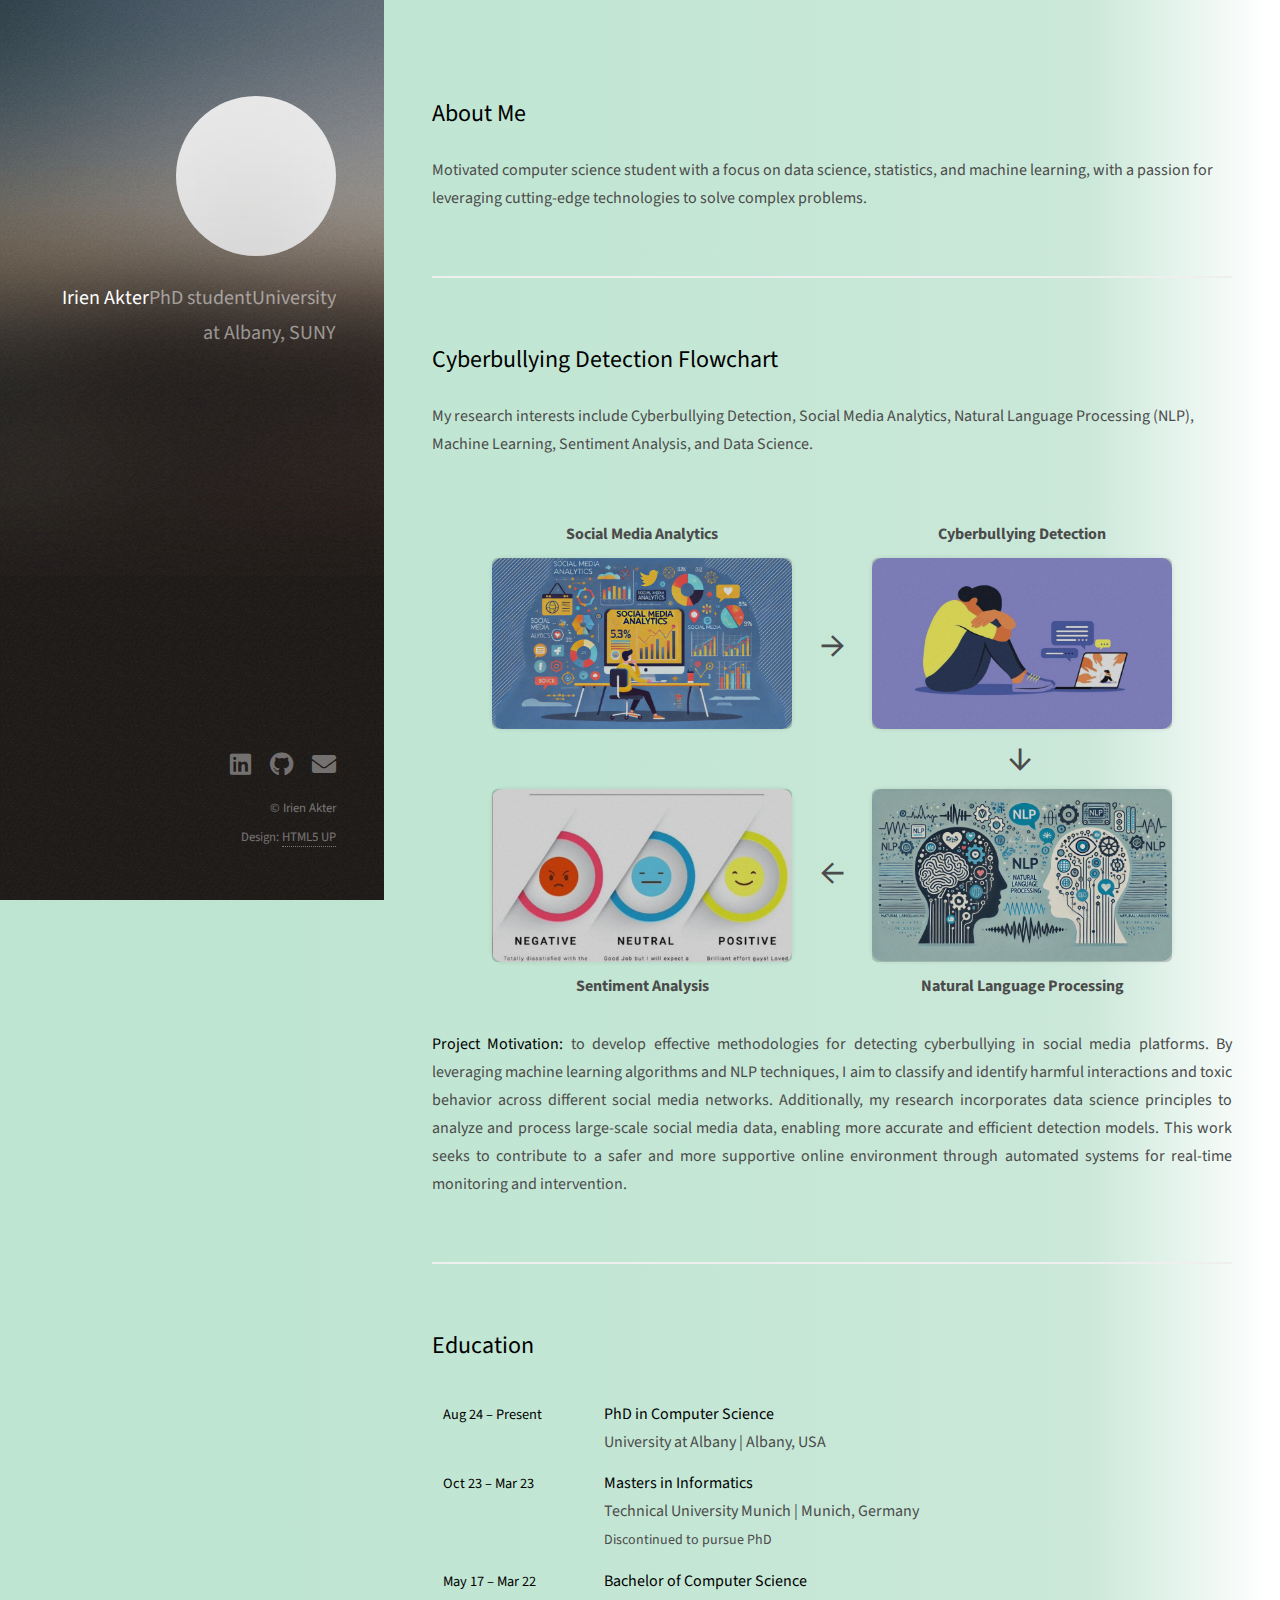
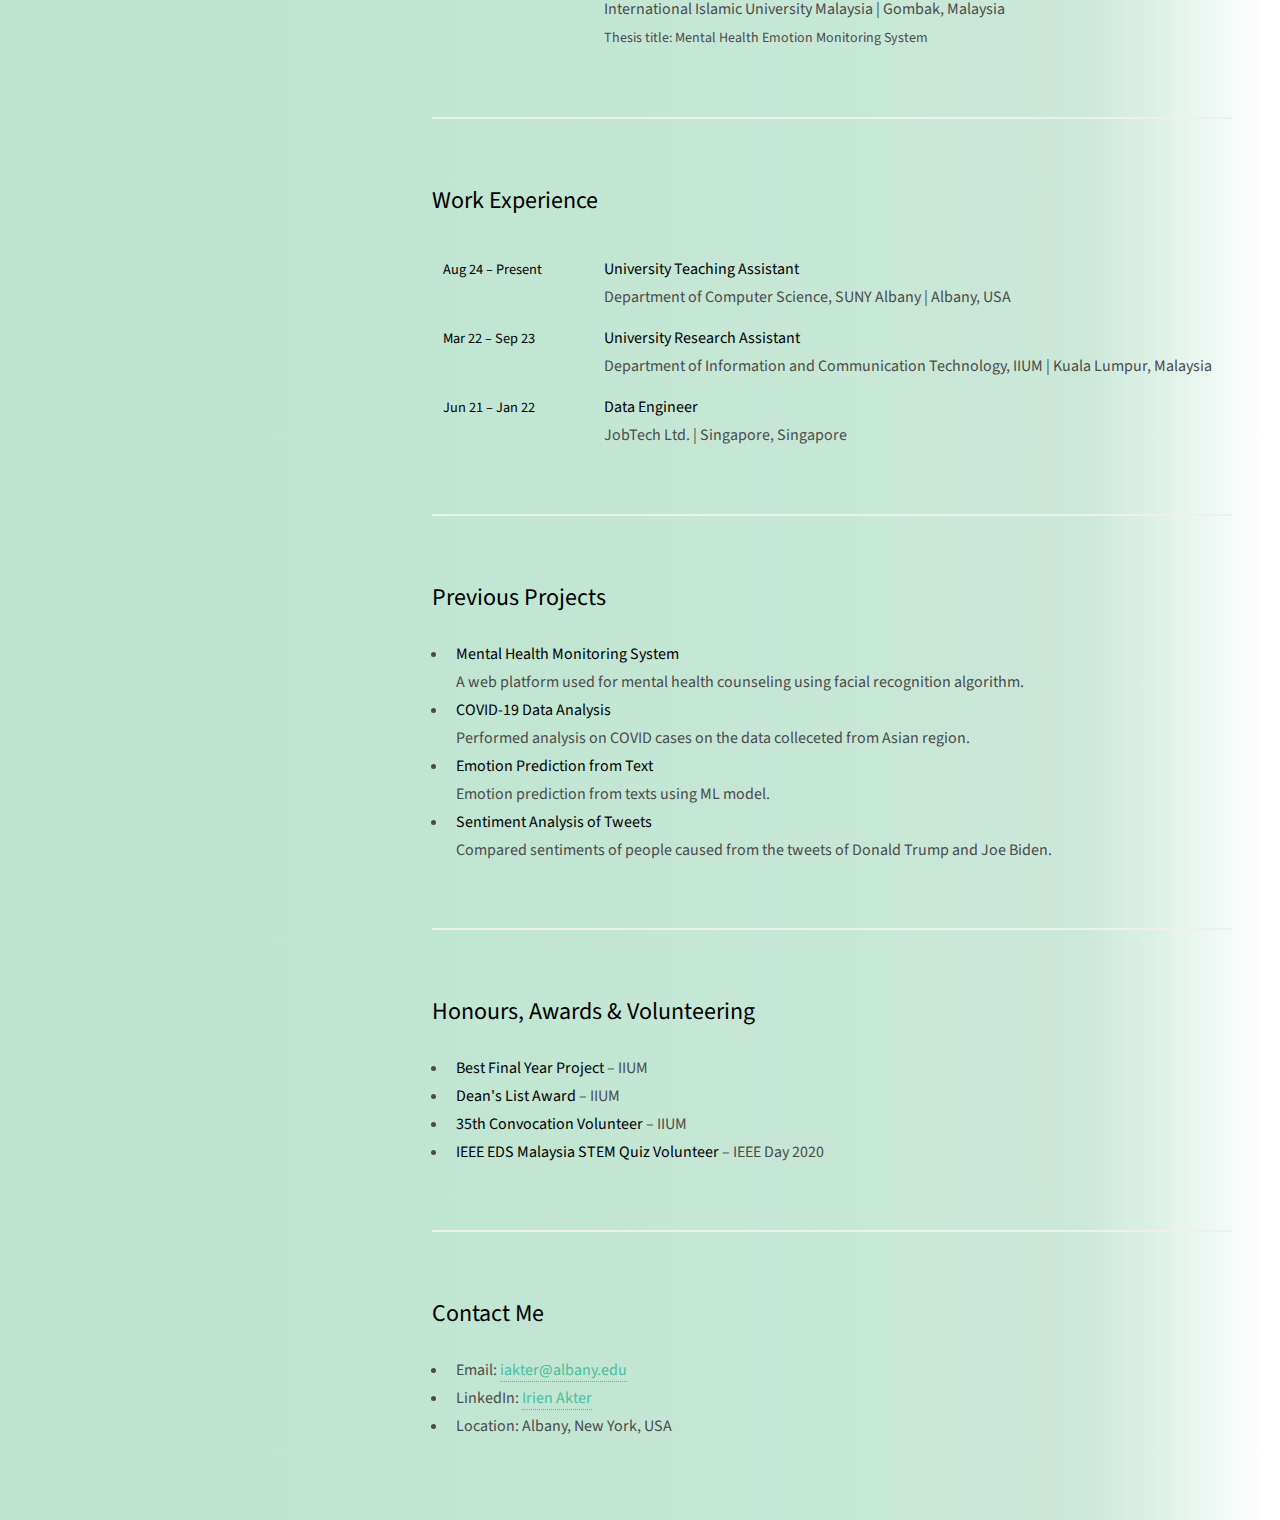
<file: index.html>
<!DOCTYPE HTML>
<html>
  <head>
    <style>
      table {
        border-collapse: collapse;
        width: 100%;
        font-size: 12px; /* Decreased font size */
      }
    
      th {
        text-align: left;
        vertical-align: top;
      }
    
      td {
        text-align: left;
        vertical-align: top;
      }
    
      /* Specific date column styling */
      .date-cell {
        width: 160px;
        padding-bottom: 1px;
        padding-right: 30px;
        white-space: nowrap;
      }
    
      /* Optional info cell class if needed for clarity */
      .info-cell {
        padding-bottom: 1px;
      }
    </style>
    
    

    <title>Irien Akter | Portfolio</title>
    <meta charset="utf-8" />
    <meta name="viewport" content="width=device-width, initial-scale=1, user-scalable=no" />
    <link rel="stylesheet" href="assets/css/main.css" />
  </head>
  <body class="is-preload">
    <!-- Header -->
    <header id="header">
      <div class="inner">
        <a  href="#" class="image avatar"><img src="images/avatar.jpg" alt="Irien Akter" /></a>
        <h1 ><strong>Irien Akter</strong><br>PhD student<br>University at Albany, SUNY</h1>
      </div>
    </header>

    <!-- Main -->
    <div id="main">

      <!-- About Me -->
      <section id="about">
        <h2>About Me</h2>
        <p>Motivated computer science student with a focus on data science, statistics, and machine learning, with a passion for leveraging cutting-edge technologies to solve complex problems.</p>
      </section>

      <section id="cyberbullying">
        <h2>Cyberbullying Detection Flowchart</h2>
        <p>My research interests include Cyberbullying Detection, Social Media Analytics, 
          Natural Language Processing (NLP), Machine Learning, Sentiment Analysis, and Data 
          Science.</p>
        <div class="diagram-grid">
          <!-- Titles -->
          <div class="title">Social Media Analytics</div>
          <div></div>
          <div class="title">Cyberbullying Detection</div>
          <div class="image"><img src="images/social_analytics.jpg" alt="Social Media"></div>
          <div class="arrow">→</div>
          <div class="image"><img src="images/step_cyberbullying.jpg" alt="Cyberbullying"></div>
          <div></div>
          <div></div>
          <div class="arrow up-down">→</div>
          <div class="image"><img src="images/step_sentiment.jpg" alt="Sentiment"></div>
          <div class="arrow left">→</div>
          <div class="image"><img src="images/step_nlp.jpg" alt="NLP"></div>
          <div class="title">Sentiment Analysis</div>
          <div></div>
          <div class="title">Natural Language Processing</div>
        </div>
        <p style="text-align: justify;"><b>Project Motivation:</b> to develop effective methodologies for detecting 
          cyberbullying in social media platforms. By leveraging machine learning algorithms 
          and NLP techniques, I aim to classify and identify harmful interactions and toxic 
          behavior across different social media networks. Additionally, my research incorporates 
          data science principles to analyze and process large-scale social media data, enabling 
          more accurate and efficient detection models. This work seeks to contribute to a safer 
          and more supportive online environment through automated systems for real-time 
          monitoring and intervention.</p>
      </section>
     

      <!-- Education -->
      <section id="education">
        <h2>Education</h2>
        <table>
          <tr>
            <th class="date-cell"> Aug 24 – Present</th>
            <td class="info-cell"><strong>PhD in Computer Science</strong>
            <br>University at Albany | Albany, USA
            </td>
          </tr>
          <tr>
            <th class="date-cell"> Oct 23 – Mar 23</th>
            <td class="info-cell"><strong>Masters in Informatics</strong>
              <br>Technical University Munich | Munich, Germany
              <br><span style="font-size: 14px;">Discontinued to pursue PhD</span>
            </td>
          </tr>
          <tr>
            <th class="date-cell"> May 17 – Mar 22</th>
            <td class="info-cell"><strong>Bachelor of Computer Science</strong>
              <br>International Islamic University Malaysia | Gombak, Malaysia
              <br><span style="font-size: 14px;">Thesis title: Mental Health Emotion Monitoring System </span>
            </td>
          </tr>
        </table>
      </section>

      <!-- Experience -->
      <section id="experience">
        <h2>Work Experience</h2>
        <table>
          <tr>
            <th class="date-cell"> Aug 24 – Present</th>
            <td class="info-cell"><strong>University Teaching Assistant</strong>
            <br>Department of Computer Science, SUNY Albany | Albany, USA
            </td>
          </tr>
          <tr>
            <th class="date-cell"> Mar 22 – Sep 23</th>
            <td class="info-cell"><strong>University Research Assistant</strong>
              <br>Department of Information and Communication Technology, IIUM | Kuala Lumpur, Malaysia
            </td>
          </tr>
          <tr>
            <th class="date-cell"> Jun 21 – Jan 22</th>
            <td class="info-cell"><strong>Data Engineer</strong>
              <br>JobTech Ltd. | Singapore, Singapore
            </td>
          </tr>
        </table>
      </section>

      <!-- Skills -->
      <!-- <section id="skills">
        <h2>Skills</h2>
        <h3>Programming Languages</h3>
        <p>Python, R, Java, HTML/CSS, JavaScript, C, C++, MySQL, MongoDB</p>
        <h3>Frameworks & Libraries</h3>
        <p>BeautifulSoup, TensorFlow, Keras, Scikit-Learn, Streamlit, JupyterLab, OpenCV, Bootstrap</p>
        <h3>Tools & Technologies</h3>
        <p>PowerBI, Tableau, Figma, Jira, Selenium, Azure</p>
      </section> -->

      <!-- Projects -->
      <section id="projects">
        <h2>Previous Projects</h2>
        <ul>
          <li><strong>Mental Health Monitoring System</strong><br>A web platform used for mental health counseling using facial recognition algorithm.</li>
          <li><strong>COVID-19 Data Analysis</strong><br>Performed analysis on COVID cases on the data colleceted from Asian region.</li>
          <li><strong>Emotion Prediction from Text</strong><br>Emotion prediction from texts using ML model.</li>
          <li><strong>Sentiment Analysis of Tweets</strong><br>Compared sentiments of people caused from the tweets of Donald Trump and Joe Biden.</li>
        </ul>
      </section>

      <!-- Awards & Volunteering -->
      <section id="extras">
        <h2>Honours, Awards & Volunteering</h2>
        <ul>
          <li><strong>Best Final Year Project</strong> – IIUM</li>
          <li><strong>Dean's List Award</strong> – IIUM</li>
          <li><strong>35th Convocation Volunteer</strong> – IIUM</li>
          <li><strong>IEEE EDS Malaysia STEM Quiz Volunteer</strong> – IEEE Day 2020</li>
        </ul>
      </section>

      <!-- Contact -->
      <section id="contact">
        <h2>Contact Me</h2>
        <ul>
          <li>Email: <a href="mailto:iakter@albany.edu">iakter@albany.edu</a></li>
          <li>LinkedIn: <a href="https://www.linkedin.com/in/irien-akter-9ab431208/">Irien Akter</a></li>
          <li>Location: Albany, New York, USA</li>
        </ul>
      </section>

    </div>

    <!-- Footer -->
    <footer id="footer">
      <div class="inner">
        <ul class="icons">
          <li><a href="https://www.linkedin.com/in/irien-akter-9ab431208/" class="icon brands fa-linkedin"><span class="label">LinkedIn</span></a></li>
          <li><a href="https://github.com/yourusername" class="icon brands fa-github"><span class="label">Github</span></a></li>
          <li><a href="mailto:iakter@albany.edu" class="icon solid fa-envelope"><span class="label">Email</span></a></li>
        </ul>
        <ul class="copyright">
          <li>&copy; Irien Akter</li><li>Design: <a href="http://html5up.net">HTML5 UP</a></li>
        </ul>
      </div>
    </footer>

    <!-- Scripts -->
    <script src="assets/js/jquery.min.js"></script>
    <script src="assets/js/jquery.poptrox.min.js"></script>
    <script src="assets/js/browser.min.js"></script>
    <script src="assets/js/breakpoints.min.js"></script>
    <script src="assets/js/util.js"></script>
    <script src="assets/js/main.js"></script>
  </body>
</html>
</file>
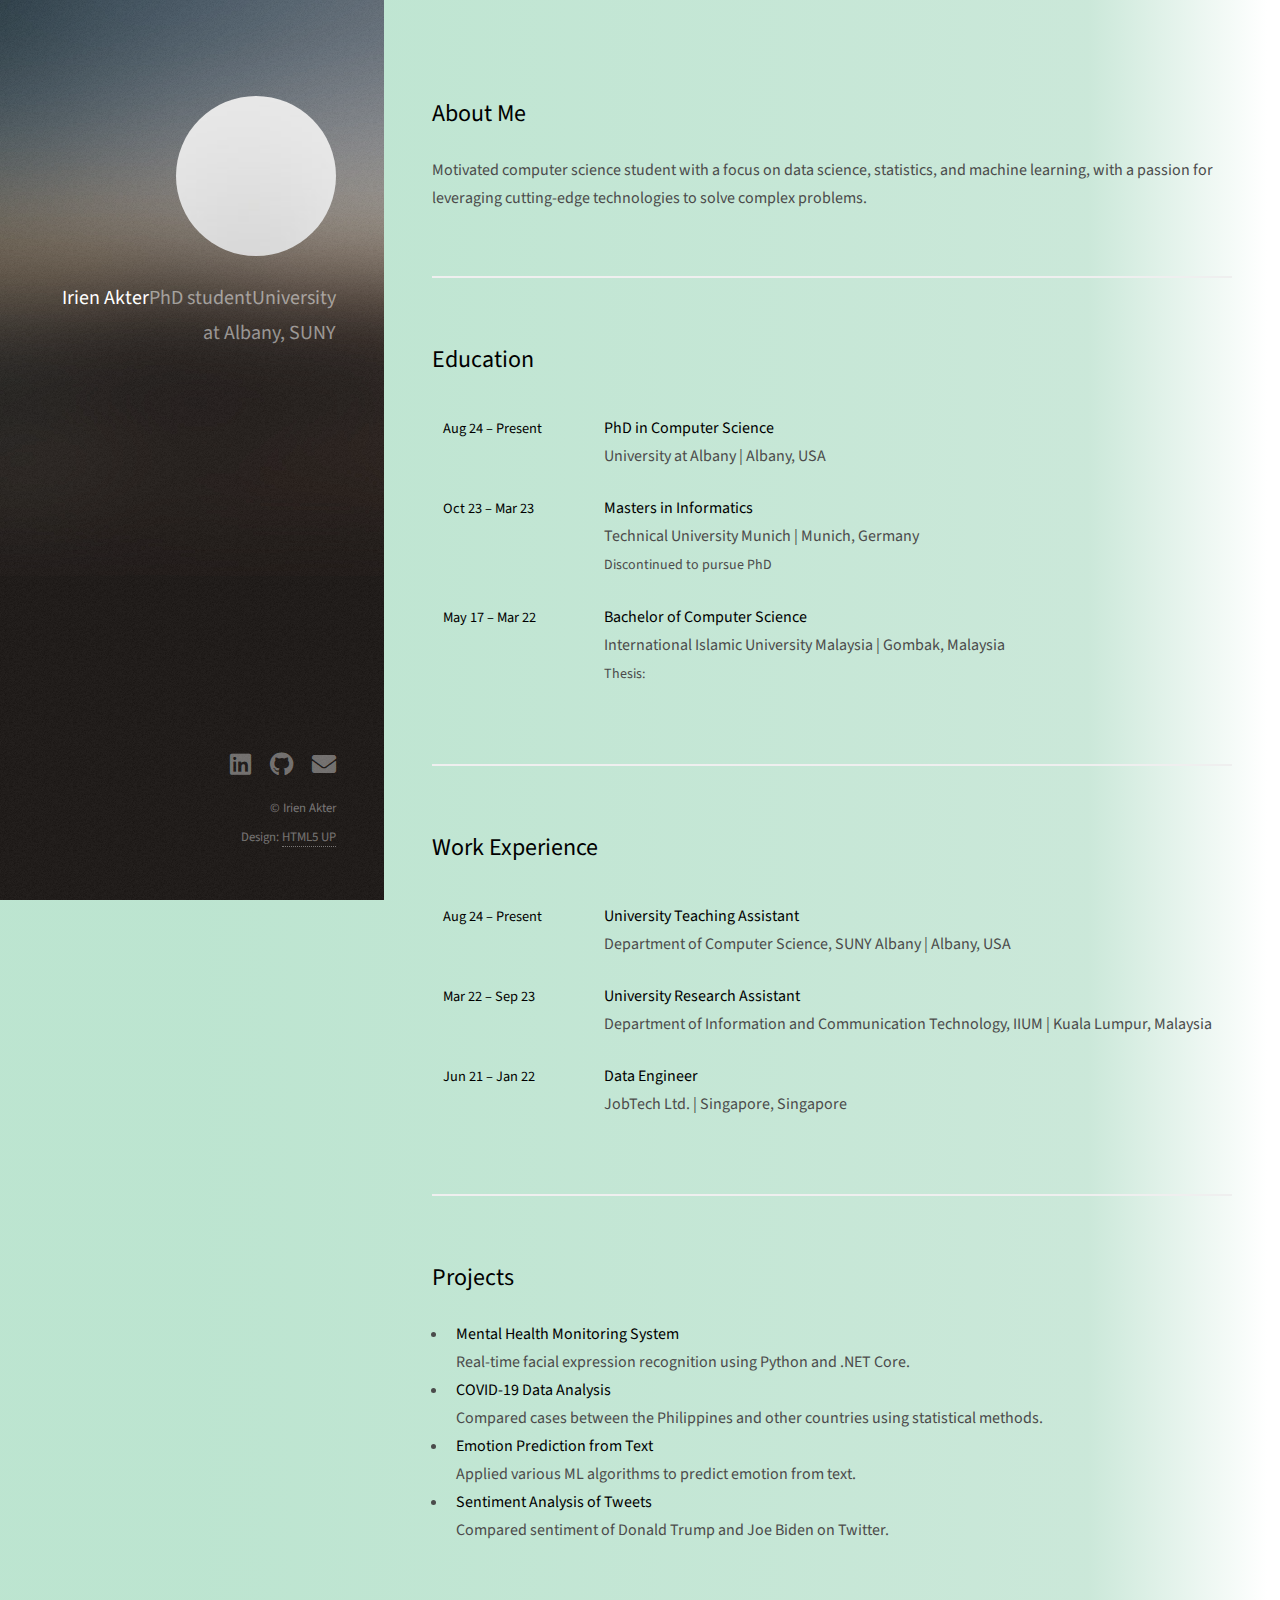
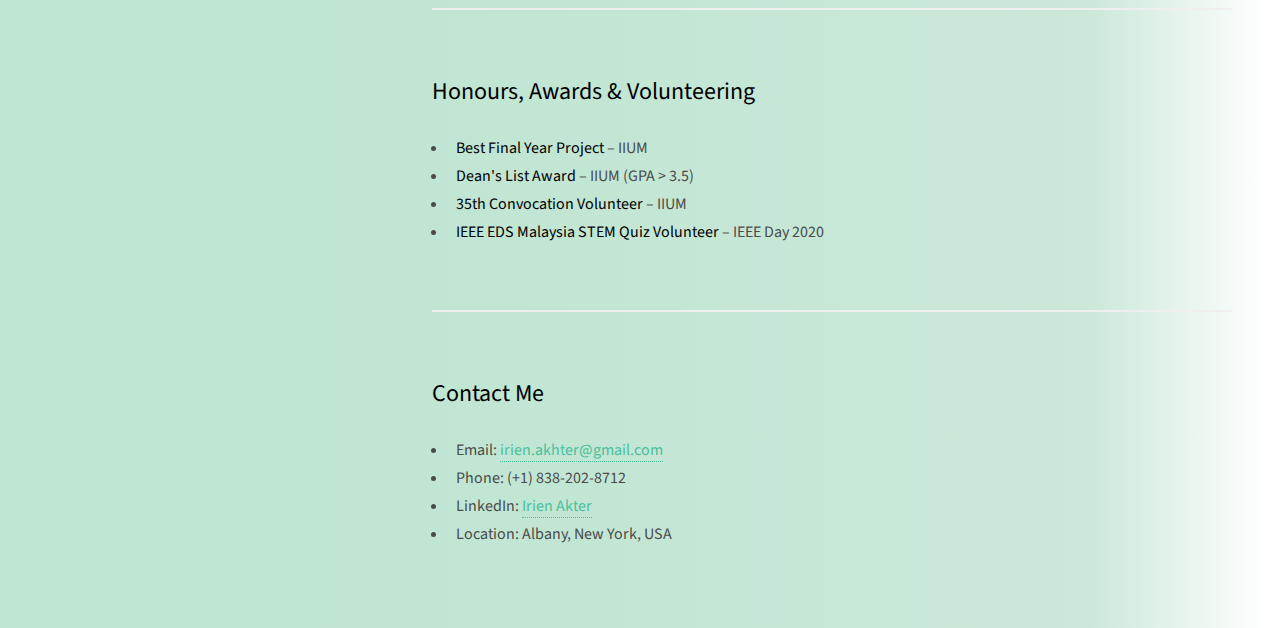
<file: index_2.html>
<!DOCTYPE HTML>
<html>
  <head>
    <style>
      table {
        border-collapse: collapse;
        width: 100%;
        font-size: 12px; /* Decreased font size */
      }
    
      th {
        text-align: left;
        vertical-align: top;
      }
    
      td {
        text-align: left;
        vertical-align: top;
      }
    
      /* Specific date column styling */
      .date-cell {
        width: 160px;
        padding-right: 30px;
        white-space: nowrap;
      }
    
      /* Optional info cell class if needed for clarity */
      .info-cell {
        /* Add more styles here if you want */
      }
    </style>
    
    

    <title>Irien Akter | Portfolio</title>
    <meta charset="utf-8" />
    <meta name="viewport" content="width=device-width, initial-scale=1, user-scalable=no" />
    <link rel="stylesheet" href="assets/css/main.css" />
  </head>
  <body class="is-preload">
    <!-- Header -->
    <header id="header">
      <div class="inner">
        <a href="#" class="image avatar"><img src="images/avatar.jpg" alt="Irien Akter" /></a>
        <h1><strong>Irien Akter</strong><br>PhD student<br>University at Albany, SUNY</h1>
      </div>
    </header>

    <!-- Main -->
    <div id="main">

      <!-- About Me -->
      <section id="about">
        <h2>About Me</h2>
        <p>Motivated computer science student with a focus on data science, statistics, and machine learning, with a passion for leveraging cutting-edge technologies to solve complex problems.</p>
      </section>

      <!-- Education -->
      <section id="education">
        <h2>Education</h2>
        <table>
          <tr>
            <th class="date-cell"> Aug 24 – Present</th>
            <td><strong>PhD in Computer Science</strong>
            <br>University at Albany | Albany, USA
            </td>
          </tr>
          <tr>
            <th class="date-cell"> Oct 23 – Mar 23</th>
            <td><strong>Masters in Informatics</strong>
              <br>Technical University Munich | Munich, Germany
              <br><span style="font-size: 14px;">Discontinued to pursue PhD</span>
            </td>
          </tr>
          <tr>
            <th class="date-cell"> May 17 – Mar 22</th>
            <td><strong>Bachelor of Computer Science</strong>
              <br>International Islamic University Malaysia | Gombak, Malaysia
              <br><span style="font-size: 14px;">Thesis:</span>
            </td>
          </tr>
        </table>
      </section>

      <!-- Experience -->
      <section id="experience">
        <h2>Work Experience</h2>
        <table>
          <tr>
            <th class="date-cell"> Aug 24 – Present</th>
            <td><strong>University Teaching Assistant</strong>
            <br>Department of Computer Science, SUNY Albany | Albany, USA
            </td>
          </tr>
          <tr>
            <th class="date-cell"> Mar 22 – Sep 23</th>
            <td><strong>University Research Assistant</strong>
              <br>Department of Information and Communication Technology, IIUM | Kuala Lumpur, Malaysia
            </td>
          </tr>
          <tr>
            <th class="date-cell"> Jun 21 – Jan 22</th>
            <td><strong>Data Engineer</strong>
              <br>JobTech Ltd. | Singapore, Singapore
            </td>
          </tr>
        </table>
      </section>

      <!-- Skills -->
      <!-- <section id="skills">
        <h2>Skills</h2>
        <h3>Programming Languages</h3>
        <p>Python, R, Java, HTML/CSS, JavaScript, C, C++, MySQL, MongoDB</p>
        <h3>Frameworks & Libraries</h3>
        <p>BeautifulSoup, TensorFlow, Keras, Scikit-Learn, Streamlit, JupyterLab, OpenCV, Bootstrap</p>
        <h3>Tools & Technologies</h3>
        <p>PowerBI, Tableau, Figma, Jira, Selenium, Azure</p>
      </section> -->

      <!-- Projects -->
      <section id="projects">
        <h2>Projects</h2>
        <ul>
          <li><strong>Mental Health Monitoring System</strong><br>Real-time facial expression recognition using Python and .NET Core.</li>
          <li><strong>COVID-19 Data Analysis</strong><br>Compared cases between the Philippines and other countries using statistical methods.</li>
          <li><strong>Emotion Prediction from Text</strong><br>Applied various ML algorithms to predict emotion from text.</li>
          <li><strong>Sentiment Analysis of Tweets</strong><br>Compared sentiment of Donald Trump and Joe Biden on Twitter.</li>
        </ul>
      </section>

      <!-- Awards & Volunteering -->
      <section id="extras">
        <h2>Honours, Awards & Volunteering</h2>
        <ul>
          <li><strong>Best Final Year Project</strong> – IIUM</li>
          <li><strong>Dean's List Award</strong> – IIUM (GPA > 3.5)</li>
          <li><strong>35th Convocation Volunteer</strong> – IIUM</li>
          <li><strong>IEEE EDS Malaysia STEM Quiz Volunteer</strong> – IEEE Day 2020</li>
        </ul>
      </section>

      <!-- Contact -->
      <section id="contact">
        <h2>Contact Me</h2>
        <ul>
          <li>Email: <a href="mailto:irien.akhter@gmail.com">irien.akhter@gmail.com</a></li>
          <li>Phone: (+1) 838-202-8712</li>
          <li>LinkedIn: <a href="https://www.linkedin.com/in/irien-akter-9ab431208/">Irien Akter</a></li>
          <li>Location: Albany, New York, USA</li>
        </ul>
      </section>

    </div>

    <!-- Footer -->
    <footer id="footer">
      <div class="inner">
        <ul class="icons">
          <li><a href="https://www.linkedin.com/in/irien-akter-9ab431208/" class="icon brands fa-linkedin"><span class="label">LinkedIn</span></a></li>
          <li><a href="https://github.com/yourusername" class="icon brands fa-github"><span class="label">Github</span></a></li>
          <li><a href="mailto:irien.akhter@gmail.com" class="icon solid fa-envelope"><span class="label">Email</span></a></li>
        </ul>
        <ul class="copyright">
          <li>&copy; Irien Akter</li><li>Design: <a href="http://html5up.net">HTML5 UP</a></li>
        </ul>
      </div>
    </footer>

    <!-- Scripts -->
    <script src="assets/js/jquery.min.js"></script>
    <script src="assets/js/jquery.poptrox.min.js"></script>
    <script src="assets/js/browser.min.js"></script>
    <script src="assets/js/breakpoints.min.js"></script>
    <script src="assets/js/util.js"></script>
    <script src="assets/js/main.js"></script>
  </body>
</html>
</file>
<file: assets/css/main.css>
@import url("fontawesome-all.min.css");
@import url("https://fonts.googleapis.com/css?family=Source+Sans+Pro:400,400italic");

/*
	Strata by HTML5 UP
	html5up.net | @ajlkn
	Free for personal and commercial use under the CCA 3.0 license (html5up.net/license)
*/

html, body, div, span, applet, object,
iframe, h1, h2, h3, h4, h5, h6, p, blockquote,
pre, a, abbr, acronym, address, big, cite,
code, del, dfn, em, img, ins, kbd, q, s, samp,
small, strike, strong, sub, sup, tt, var, b,
u, i, center, dl, dt, dd, ol, ul, li, fieldset,
form, label, legend, table, caption, tbody,
tfoot, thead, tr, th, td, article, aside,
canvas, details, embed, figure, figcaption,
footer, header, hgroup, menu, nav, output, ruby,
section, summary, time, mark, audio, video {
	margin: 0;
	padding: 0;
	border: 0;
	font-size: 100%;
	font: inherit;
	vertical-align: baseline;}

article, aside, details, figcaption, figure,
footer, header, hgroup, menu, nav, section {
	display: block;}

body {
	line-height: 1;
}

ol, ul {
	list-style: none;
}

blockquote, q {
	quotes: none;
}

	blockquote:before, blockquote:after, q:before, q:after {
		content: '';
		content: none;
	}

table {
	border-collapse: collapse;
	border-spacing: 0;
}

body {
	-webkit-text-size-adjust: none;
}

mark {
	background-color: transparent;
	color: inherit;
}

input::-moz-focus-inner {
	border: 0;
	padding: 0;
}

input, select, textarea {
	-moz-appearance: none;
	-webkit-appearance: none;
	-ms-appearance: none;
	appearance: none;
}

/* Basic */

	html {
		box-sizing: border-box;
	}

	*, *:before, *:after {
		box-sizing: inherit;
	}

	body {
		background: #ffffff;
		background: linear-gradient(270deg, rgba(255, 255, 255, 0.55) 1%, rgba(160, 213, 186, 0.55) 15%, rgba(134, 207, 170, 0.55) 84%);
	}

		body.is-preload *, body.is-preload *:before, body.is-preload *:after {
			-moz-animation: none !important;
			-webkit-animation: none !important;
			-ms-animation: none !important;
			animation: none !important;
			-moz-transition: none !important;
			-webkit-transition: none !important;
			-ms-transition: none !important;
			transition: none !important;
		}

	body, input, select, textarea {
		color: #4b4b4b;
		font-family: "Source Sans Pro", Helvetica, sans-serif;
		font-size: 16pt;
		font-weight: 400;
		line-height: 1.75em;
	}

	a {
		-moz-transition: color 0.2s ease-in-out, border-color 0.2s ease-in-out;
		-webkit-transition: color 0.2s ease-in-out, border-color 0.2s ease-in-out;
		-ms-transition: color 0.2s ease-in-out, border-color 0.2s ease-in-out;
		transition: color 0.2s ease-in-out, border-color 0.2s ease-in-out;
		border-bottom: dotted 1px;
		color: #49bf9d;
		text-decoration: none;
	}

		a:hover {
			border-bottom-color: transparent;
			color: #49bf9d !important;
			text-decoration: none;
		}

	strong, b {
		color: #000000;
		font-weight: 400;
	}

	em, i {
		font-style: italic;
	}

	p {
		margin: 0 0 2em 0;
	}

	h1, h2, h3, h4, h5, h6 {
		color: #000000;
		font-weight: 400;
		line-height: 1em;
		margin: 0 0 1em 0;
	}

		h1 a, h2 a, h3 a, h4 a, h5 a, h6 a {
			color: inherit;
			text-decoration: none;
		}

	h1 {
		font-size: 2em;
		line-height: 1.5em;
	}

	h2 {
		font-size: 1.5em;
		line-height: 1.5em;
	}

	h3 {
		font-size: 1.25em;
		line-height: 1.5em;
	}

	h4 {
		font-size: 1.1em;
		line-height: 1.5em;
	}

	h5 {
		font-size: 0.9em;
		line-height: 1.5em;
	}

	h6 {
		font-size: 0.7em;
		line-height: 1.5em;
	}

	sub {
		font-size: 0.8em;
		position: relative;
		top: 0.5em;
	}

	sup {
		font-size: 0.8em;
		position: relative;
		top: -0.5em;
	}

	hr {
		border: 0;
		border-bottom: solid 2px #efefef;
		margin: 2em 0;
	}

		hr.major {
			margin: 3em 0;
		}

	blockquote {
		border-left: solid 6px #efefef;
		font-style: italic;
		margin: 0 0 2em 0;
		padding: 0.5em 0 0.5em 1.5em;
	}

	code {
		background: #f7f7f7;
		border-radius: 0.35em;
		border: solid 2px #efefef;
		font-family: "Courier New", monospace;
		font-size: 0.9em;
		margin: 0 0.25em;
		padding: 0.25em 0.65em;
	}

	pre {
		-webkit-overflow-scrolling: touch;
		font-family: "Courier New", monospace;
		font-size: 0.9em;
		margin: 0 0 2em 0;
	}

		pre code {
			display: block;
			line-height: 1.75em;
			padding: 1em 1.5em;
			overflow-x: auto;
		}

	.align-left {
		text-align: left;
	}

	.align-center {
		text-align: center;
	}

	.align-right {
		text-align: right;
	}

/* Container */

	.container {
		margin: 0 auto;
		max-width: calc(100% - 4em);
		width: 100%;
	}

		.container.xsmall {
			width: 25%;
		}

		.container.small {
			width: 50%;
		}

		.container.medium {
			width: 75%;
		}

		.container.large {
			width: 125%;
		}

		.container.xlarge {
			width: 150%;
		}

		.container.max {
			width: 100%;
		}

		@media screen and (max-width: 980px) {

			.container {
				width: 100% !important;
				max-width: 100% !important;
			}

		}

		@media screen and (max-width: 480px) {

			.container {
				max-width: calc(100% - 3em);
			}

		}

/* Row */

	.row {
		display: flex;
		flex-wrap: wrap;
		box-sizing: border-box;
		align-items: stretch;
	}

		.row > * {
			box-sizing: border-box;
		}

		.row.gtr-uniform > * > :last-child {
			margin-bottom: 0;
		}

		.row.aln-left {
			justify-content: flex-start;
		}

		.row.aln-center {
			justify-content: center;
		}

		.row.aln-right {
			justify-content: flex-end;
		}

		.row.aln-top {
			align-items: flex-start;
		}

		.row.aln-middle {
			align-items: center;
		}

		.row.aln-bottom {
			align-items: flex-end;
		}

		.row > .imp {
			order: -1;
		}

		.row > .col-1 {
			width: 8.33333%;
		}

		.row > .off-1 {
			margin-left: 8.33333%;
		}

		.row > .col-2 {
			width: 16.66667%;
		}

		.row > .off-2 {
			margin-left: 16.66667%;
		}

		.row > .col-3 {
			width: 25%;
		}

		.row > .off-3 {
			margin-left: 25%;
		}

		.row > .col-4 {
			width: 33.33333%;
		}

		.row > .off-4 {
			margin-left: 33.33333%;
		}

		.row > .col-5 {
			width: 41.66667%;
		}

		.row > .off-5 {
			margin-left: 41.66667%;
		}

		.row > .col-6 {
			width: 50%;
		}

		.row > .off-6 {
			margin-left: 50%;
		}

		.row > .col-7 {
			width: 58.33333%;
		}

		.row > .off-7 {
			margin-left: 58.33333%;
		}

		.row > .col-8 {
			width: 66.66667%;
		}

		.row > .off-8 {
			margin-left: 66.66667%;
		}

		.row > .col-9 {
			width: 75%;
		}

		.row > .off-9 {
			margin-left: 75%;
		}

		.row > .col-10 {
			width: 83.33333%;
		}

		.row > .off-10 {
			margin-left: 83.33333%;
		}

		.row > .col-11 {
			width: 91.66667%;
		}

		.row > .off-11 {
			margin-left: 91.66667%;
		}

		.row > .col-12 {
			width: 100%;
		}

		.row > .off-12 {
			margin-left: 100%;
		}

		.row.gtr-0 {
			margin-top: 0;
			margin-left: 0em;
		}

			.row.gtr-0 > * {
				padding: 0 0 0 0em;
			}

			.row.gtr-0.gtr-uniform {
				margin-top: 0em;
			}

				.row.gtr-0.gtr-uniform > * {
					padding-top: 0em;
				}

		.row.gtr-25 {
			margin-top: 0;
			margin-left: -0.625em;
		}

			.row.gtr-25 > * {
				padding: 0 0 0 0.625em;
			}

			.row.gtr-25.gtr-uniform {
				margin-top: -0.625em;
			}

				.row.gtr-25.gtr-uniform > * {
					padding-top: 0.625em;
				}

		.row.gtr-50 {
			margin-top: 0;
			margin-left: -1.25em;
		}

			.row.gtr-50 > * {
				padding: 0 0 0 1.25em;
			}

			.row.gtr-50.gtr-uniform {
				margin-top: -1.25em;
			}

				.row.gtr-50.gtr-uniform > * {
					padding-top: 1.25em;
				}

		.row {
			margin-top: 0;
			margin-left: -2.5em;
		}

			.row > * {
				padding: 0 0 0 2.5em;
			}

			.row.gtr-uniform {
				margin-top: -2.5em;
			}

				.row.gtr-uniform > * {
					padding-top: 2.5em;
				}

		.row.gtr-150 {
			margin-top: 0;
			margin-left: -3.75em;
		}

			.row.gtr-150 > * {
				padding: 0 0 0 3.75em;
			}

			.row.gtr-150.gtr-uniform {
				margin-top: -3.75em;
			}

				.row.gtr-150.gtr-uniform > * {
					padding-top: 3.75em;
				}

		.row.gtr-200 {
			margin-top: 0;
			margin-left: -5em;
		}

			.row.gtr-200 > * {
				padding: 0 0 0 5em;
			}

			.row.gtr-200.gtr-uniform {
				margin-top: -5em;
			}

				.row.gtr-200.gtr-uniform > * {
					padding-top: 5em;
				}

		@media screen and (max-width: 1800px) {

			.row {
				display: flex;
				flex-wrap: wrap;
				box-sizing: border-box;
				align-items: stretch;
			}

				.row > * {
					box-sizing: border-box;
				}

				.row.gtr-uniform > * > :last-child {
					margin-bottom: 0;
				}

				.row.aln-left {
					justify-content: flex-start;
				}

				.row.aln-center {
					justify-content: center;
				}

				.row.aln-right {
					justify-content: flex-end;
				}

				.row.aln-top {
					align-items: flex-start;
				}

				.row.aln-middle {
					align-items: center;
				}

				.row.aln-bottom {
					align-items: flex-end;
				}

				.row > .imp-xlarge {
					order: -1;
				}

				.row > .col-1-xlarge {
					width: 8.33333%;
				}

				.row > .off-1-xlarge {
					margin-left: 8.33333%;
				}

				.row > .col-2-xlarge {
					width: 16.66667%;
				}

				.row > .off-2-xlarge {
					margin-left: 16.66667%;
				}

				.row > .col-3-xlarge {
					width: 25%;
				}

				.row > .off-3-xlarge {
					margin-left: 25%;
				}

				.row > .col-4-xlarge {
					width: 33.33333%;
				}

				.row > .off-4-xlarge {
					margin-left: 33.33333%;
				}

				.row > .col-5-xlarge {
					width: 41.66667%;
				}

				.row > .off-5-xlarge {
					margin-left: 41.66667%;
				}

				.row > .col-6-xlarge {
					width: 50%;
				}

				.row > .off-6-xlarge {
					margin-left: 50%;
				}

				.row > .col-7-xlarge {
					width: 58.33333%;
				}

				.row > .off-7-xlarge {
					margin-left: 58.33333%;
				}

				.row > .col-8-xlarge {
					width: 66.66667%;
				}

				.row > .off-8-xlarge {
					margin-left: 66.66667%;
				}

				.row > .col-9-xlarge {
					width: 75%;
				}

				.row > .off-9-xlarge {
					margin-left: 75%;
				}

				.row > .col-10-xlarge {
					width: 83.33333%;
				}

				.row > .off-10-xlarge {
					margin-left: 83.33333%;
				}

				.row > .col-11-xlarge {
					width: 91.66667%;
				}

				.row > .off-11-xlarge {
					margin-left: 91.66667%;
				}

				.row > .col-12-xlarge {
					width: 100%;
				}

				.row > .off-12-xlarge {
					margin-left: 100%;
				}

				.row.gtr-0 {
					margin-top: 0;
					margin-left: 0em;
				}

					.row.gtr-0 > * {
						padding: 0 0 0 0em;
					}

					.row.gtr-0.gtr-uniform {
						margin-top: 0em;
					}

						.row.gtr-0.gtr-uniform > * {
							padding-top: 0em;
						}

				.row.gtr-25 {
					margin-top: 0;
					margin-left: -0.625em;
				}

					.row.gtr-25 > * {
						padding: 0 0 0 0.625em;
					}

					.row.gtr-25.gtr-uniform {
						margin-top: -0.625em;
					}

						.row.gtr-25.gtr-uniform > * {
							padding-top: 0.625em;
						}

				.row.gtr-50 {
					margin-top: 0;
					margin-left: -1.25em;
				}

					.row.gtr-50 > * {
						padding: 0 0 0 1.25em;
					}

					.row.gtr-50.gtr-uniform {
						margin-top: -1.25em;
					}

						.row.gtr-50.gtr-uniform > * {
							padding-top: 1.25em;
						}

				.row {
					margin-top: 0;
					margin-left: -2.5em;
				}

					.row > * {
						padding: 0 0 0 2.5em;
					}

					.row.gtr-uniform {
						margin-top: -2.5em;
					}

						.row.gtr-uniform > * {
							padding-top: 2.5em;
						}

				.row.gtr-150 {
					margin-top: 0;
					margin-left: -3.75em;
				}

					.row.gtr-150 > * {
						padding: 0 0 0 3.75em;
					}

					.row.gtr-150.gtr-uniform {
						margin-top: -3.75em;
					}

						.row.gtr-150.gtr-uniform > * {
							padding-top: 3.75em;
						}

				.row.gtr-200 {
					margin-top: 0;
					margin-left: -5em;
				}

					.row.gtr-200 > * {
						padding: 0 0 0 5em;
					}

					.row.gtr-200.gtr-uniform {
						margin-top: -5em;
					}

						.row.gtr-200.gtr-uniform > * {
							padding-top: 5em;
						}

		}

		@media screen and (max-width: 1280px) {

			.row {
				display: flex;
				flex-wrap: wrap;
				box-sizing: border-box;
				align-items: stretch;
			}

				.row > * {
					box-sizing: border-box;
				}

				.row.gtr-uniform > * > :last-child {
					margin-bottom: 0;
				}

				.row.aln-left {
					justify-content: flex-start;
				}

				.row.aln-center {
					justify-content: center;
				}

				.row.aln-right {
					justify-content: flex-end;
				}

				.row.aln-top {
					align-items: flex-start;
				}

				.row.aln-middle {
					align-items: center;
				}

				.row.aln-bottom {
					align-items: flex-end;
				}

				.row > .imp-large {
					order: -1;
				}

				.row > .col-1-large {
					width: 8.33333%;
				}

				.row > .off-1-large {
					margin-left: 8.33333%;
				}

				.row > .col-2-large {
					width: 16.66667%;
				}

				.row > .off-2-large {
					margin-left: 16.66667%;
				}

				.row > .col-3-large {
					width: 25%;
				}

				.row > .off-3-large {
					margin-left: 25%;
				}

				.row > .col-4-large {
					width: 33.33333%;
				}

				.row > .off-4-large {
					margin-left: 33.33333%;
				}

				.row > .col-5-large {
					width: 41.66667%;
				}

				.row > .off-5-large {
					margin-left: 41.66667%;
				}

				.row > .col-6-large {
					width: 50%;
				}

				.row > .off-6-large {
					margin-left: 50%;
				}

				.row > .col-7-large {
					width: 58.33333%;
				}

				.row > .off-7-large {
					margin-left: 58.33333%;
				}

				.row > .col-8-large {
					width: 66.66667%;
				}

				.row > .off-8-large {
					margin-left: 66.66667%;
				}

				.row > .col-9-large {
					width: 75%;
				}

				.row > .off-9-large {
					margin-left: 75%;
				}

				.row > .col-10-large {
					width: 83.33333%;
				}

				.row > .off-10-large {
					margin-left: 83.33333%;
				}

				.row > .col-11-large {
					width: 91.66667%;
				}

				.row > .off-11-large {
					margin-left: 91.66667%;
				}

				.row > .col-12-large {
					width: 100%;
				}

				.row > .off-12-large {
					margin-left: 100%;
				}

				.row.gtr-0 {
					margin-top: 0;
					margin-left: 0em;
				}

					.row.gtr-0 > * {
						padding: 0 0 0 0em;
					}

					.row.gtr-0.gtr-uniform {
						margin-top: 0em;
					}

						.row.gtr-0.gtr-uniform > * {
							padding-top: 0em;
						}

				.row.gtr-25 {
					margin-top: 0;
					margin-left: -0.5em;
				}

					.row.gtr-25 > * {
						padding: 0 0 0 0.5em;
					}

					.row.gtr-25.gtr-uniform {
						margin-top: -0.5em;
					}

						.row.gtr-25.gtr-uniform > * {
							padding-top: 0.5em;
						}

				.row.gtr-50 {
					margin-top: 0;
					margin-left: -1em;
				}

					.row.gtr-50 > * {
						padding: 0 0 0 1em;
					}

					.row.gtr-50.gtr-uniform {
						margin-top: -1em;
					}

						.row.gtr-50.gtr-uniform > * {
							padding-top: 1em;
						}

				.row {
					margin-top: 0;
					margin-left: -2em;
				}

					.row > * {
						padding: 0 0 0 2em;
					}

					.row.gtr-uniform {
						margin-top: -2em;
					}

						.row.gtr-uniform > * {
							padding-top: 2em;
						}

				.row.gtr-150 {
					margin-top: 0;
					margin-left: -3em;
				}

					.row.gtr-150 > * {
						padding: 0 0 0 3em;
					}

					.row.gtr-150.gtr-uniform {
						margin-top: -3em;
					}

						.row.gtr-150.gtr-uniform > * {
							padding-top: 3em;
						}

				.row.gtr-200 {
					margin-top: 0;
					margin-left: -4em;
				}

					.row.gtr-200 > * {
						padding: 0 0 0 4em;
					}

					.row.gtr-200.gtr-uniform {
						margin-top: -4em;
					}

						.row.gtr-200.gtr-uniform > * {
							padding-top: 4em;
						}

		}

		@media screen and (max-width: 980px) {

			.row {
				display: flex;
				flex-wrap: wrap;
				box-sizing: border-box;
				align-items: stretch;
			}

				.row > * {
					box-sizing: border-box;
				}

				.row.gtr-uniform > * > :last-child {
					margin-bottom: 0;
				}

				.row.aln-left {
					justify-content: flex-start;
				}

				.row.aln-center {
					justify-content: center;
				}

				.row.aln-right {
					justify-content: flex-end;
				}

				.row.aln-top {
					align-items: flex-start;
				}

				.row.aln-middle {
					align-items: center;
				}

				.row.aln-bottom {
					align-items: flex-end;
				}

				.row > .imp-medium {
					order: -1;
				}

				.row > .col-1-medium {
					width: 8.33333%;
				}

				.row > .off-1-medium {
					margin-left: 8.33333%;
				}

				.row > .col-2-medium {
					width: 16.66667%;
				}

				.row > .off-2-medium {
					margin-left: 16.66667%;
				}

				.row > .col-3-medium {
					width: 25%;
				}

				.row > .off-3-medium {
					margin-left: 25%;
				}

				.row > .col-4-medium {
					width: 33.33333%;
				}

				.row > .off-4-medium {
					margin-left: 33.33333%;
				}

				.row > .col-5-medium {
					width: 41.66667%;
				}

				.row > .off-5-medium {
					margin-left: 41.66667%;
				}

				.row > .col-6-medium {
					width: 50%;
				}

				.row > .off-6-medium {
					margin-left: 50%;
				}

				.row > .col-7-medium {
					width: 58.33333%;
				}

				.row > .off-7-medium {
					margin-left: 58.33333%;
				}

				.row > .col-8-medium {
					width: 66.66667%;
				}

				.row > .off-8-medium {
					margin-left: 66.66667%;
				}

				.row > .col-9-medium {
					width: 75%;
				}

				.row > .off-9-medium {
					margin-left: 75%;
				}

				.row > .col-10-medium {
					width: 83.33333%;
				}

				.row > .off-10-medium {
					margin-left: 83.33333%;
				}

				.row > .col-11-medium {
					width: 91.66667%;
				}

				.row > .off-11-medium {
					margin-left: 91.66667%;
				}

				.row > .col-12-medium {
					width: 100%;
				}

				.row > .off-12-medium {
					margin-left: 100%;
				}

				.row.gtr-0 {
					margin-top: 0;
					margin-left: 0em;
				}

					.row.gtr-0 > * {
						padding: 0 0 0 0em;
					}

					.row.gtr-0.gtr-uniform {
						margin-top: 0em;
					}

						.row.gtr-0.gtr-uniform > * {
							padding-top: 0em;
						}

				.row.gtr-25 {
					margin-top: 0;
					margin-left: -0.5em;
				}

					.row.gtr-25 > * {
						padding: 0 0 0 0.5em;
					}

					.row.gtr-25.gtr-uniform {
						margin-top: -0.5em;
					}

						.row.gtr-25.gtr-uniform > * {
							padding-top: 0.5em;
						}

				.row.gtr-50 {
					margin-top: 0;
					margin-left: -1em;
				}

					.row.gtr-50 > * {
						padding: 0 0 0 1em;
					}

					.row.gtr-50.gtr-uniform {
						margin-top: -1em;
					}

						.row.gtr-50.gtr-uniform > * {
							padding-top: 1em;
						}

				.row {
					margin-top: 0;
					margin-left: -2em;
				}

					.row > * {
						padding: 0 0 0 2em;
					}

					.row.gtr-uniform {
						margin-top: -2em;
					}

						.row.gtr-uniform > * {
							padding-top: 2em;
						}

				.row.gtr-150 {
					margin-top: 0;
					margin-left: -3em;
				}

					.row.gtr-150 > * {
						padding: 0 0 0 3em;
					}

					.row.gtr-150.gtr-uniform {
						margin-top: -3em;
					}

						.row.gtr-150.gtr-uniform > * {
							padding-top: 3em;
						}

				.row.gtr-200 {
					margin-top: 0;
					margin-left: -4em;
				}

					.row.gtr-200 > * {
						padding: 0 0 0 4em;
					}

					.row.gtr-200.gtr-uniform {
						margin-top: -4em;
					}

						.row.gtr-200.gtr-uniform > * {
							padding-top: 4em;
						}

		}

		@media screen and (max-width: 736px) {

			.row {
				display: flex;
				flex-wrap: wrap;
				box-sizing: border-box;
				align-items: stretch;
			}

				.row > * {
					box-sizing: border-box;
				}

				.row.gtr-uniform > * > :last-child {
					margin-bottom: 0;
				}

				.row.aln-left {
					justify-content: flex-start;
				}

				.row.aln-center {
					justify-content: center;
				}

				.row.aln-right {
					justify-content: flex-end;
				}

				.row.aln-top {
					align-items: flex-start;
				}

				.row.aln-middle {
					align-items: center;
				}

				.row.aln-bottom {
					align-items: flex-end;
				}

				.row > .imp-small {
					order: -1;
				}

				.row > .col-1-small {
					width: 8.33333%;
				}

				.row > .off-1-small {
					margin-left: 8.33333%;
				}

				.row > .col-2-small {
					width: 16.66667%;
				}

				.row > .off-2-small {
					margin-left: 16.66667%;
				}

				.row > .col-3-small {
					width: 25%;
				}

				.row > .off-3-small {
					margin-left: 25%;
				}

				.row > .col-4-small {
					width: 33.33333%;
				}

				.row > .off-4-small {
					margin-left: 33.33333%;
				}

				.row > .col-5-small {
					width: 41.66667%;
				}

				.row > .off-5-small {
					margin-left: 41.66667%;
				}

				.row > .col-6-small {
					width: 50%;
				}

				.row > .off-6-small {
					margin-left: 50%;
				}

				.row > .col-7-small {
					width: 58.33333%;
				}

				.row > .off-7-small {
					margin-left: 58.33333%;
				}

				.row > .col-8-small {
					width: 66.66667%;
				}

				.row > .off-8-small {
					margin-left: 66.66667%;
				}

				.row > .col-9-small {
					width: 75%;
				}

				.row > .off-9-small {
					margin-left: 75%;
				}

				.row > .col-10-small {
					width: 83.33333%;
				}

				.row > .off-10-small {
					margin-left: 83.33333%;
				}

				.row > .col-11-small {
					width: 91.66667%;
				}

				.row > .off-11-small {
					margin-left: 91.66667%;
				}

				.row > .col-12-small {
					width: 100%;
				}

				.row > .off-12-small {
					margin-left: 100%;
				}

				.row.gtr-0 {
					margin-top: 0;
					margin-left: 0em;
				}

					.row.gtr-0 > * {
						padding: 0 0 0 0em;
					}

					.row.gtr-0.gtr-uniform {
						margin-top: 0em;
					}

						.row.gtr-0.gtr-uniform > * {
							padding-top: 0em;
						}

				.row.gtr-25 {
					margin-top: 0;
					margin-left: -0.375em;
				}

					.row.gtr-25 > * {
						padding: 0 0 0 0.375em;
					}

					.row.gtr-25.gtr-uniform {
						margin-top: -0.375em;
					}

						.row.gtr-25.gtr-uniform > * {
							padding-top: 0.375em;
						}

				.row.gtr-50 {
					margin-top: 0;
					margin-left: -0.75em;
				}

					.row.gtr-50 > * {
						padding: 0 0 0 0.75em;
					}

					.row.gtr-50.gtr-uniform {
						margin-top: -0.75em;
					}

						.row.gtr-50.gtr-uniform > * {
							padding-top: 0.75em;
						}

				.row {
					margin-top: 0;
					margin-left: -1.5em;
				}

					.row > * {
						padding: 0 0 0 1.5em;
					}

					.row.gtr-uniform {
						margin-top: -1.5em;
					}

						.row.gtr-uniform > * {
							padding-top: 1.5em;
						}

				.row.gtr-150 {
					margin-top: 0;
					margin-left: -2.25em;
				}

					.row.gtr-150 > * {
						padding: 0 0 0 2.25em;
					}

					.row.gtr-150.gtr-uniform {
						margin-top: -2.25em;
					}

						.row.gtr-150.gtr-uniform > * {
							padding-top: 2.25em;
						}

				.row.gtr-200 {
					margin-top: 0;
					margin-left: -3em;
				}

					.row.gtr-200 > * {
						padding: 0 0 0 3em;
					}

					.row.gtr-200.gtr-uniform {
						margin-top: -3em;
					}

						.row.gtr-200.gtr-uniform > * {
							padding-top: 3em;
						}

		}

		@media screen and (max-width: 480px) {

			.row {
				display: flex;
				flex-wrap: wrap;
				box-sizing: border-box;
				align-items: stretch;
			}

				.row > * {
					box-sizing: border-box;
				}

				.row.gtr-uniform > * > :last-child {
					margin-bottom: 0;
				}

				.row.aln-left {
					justify-content: flex-start;
				}

				.row.aln-center {
					justify-content: center;
				}

				.row.aln-right {
					justify-content: flex-end;
				}

				.row.aln-top {
					align-items: flex-start;
				}

				.row.aln-middle {
					align-items: center;
				}

				.row.aln-bottom {
					align-items: flex-end;
				}

				.row > .imp-xsmall {
					order: -1;
				}

				.row > .col-1-xsmall {
					width: 8.33333%;
				}

				.row > .off-1-xsmall {
					margin-left: 8.33333%;
				}

				.row > .col-2-xsmall {
					width: 16.66667%;
				}

				.row > .off-2-xsmall {
					margin-left: 16.66667%;
				}

				.row > .col-3-xsmall {
					width: 25%;
				}

				.row > .off-3-xsmall {
					margin-left: 25%;
				}

				.row > .col-4-xsmall {
					width: 33.33333%;
				}

				.row > .off-4-xsmall {
					margin-left: 33.33333%;
				}

				.row > .col-5-xsmall {
					width: 41.66667%;
				}

				.row > .off-5-xsmall {
					margin-left: 41.66667%;
				}

				.row > .col-6-xsmall {
					width: 50%;
				}

				.row > .off-6-xsmall {
					margin-left: 50%;
				}

				.row > .col-7-xsmall {
					width: 58.33333%;
				}

				.row > .off-7-xsmall {
					margin-left: 58.33333%;
				}

				.row > .col-8-xsmall {
					width: 66.66667%;
				}

				.row > .off-8-xsmall {
					margin-left: 66.66667%;
				}

				.row > .col-9-xsmall {
					width: 75%;
				}

				.row > .off-9-xsmall {
					margin-left: 75%;
				}

				.row > .col-10-xsmall {
					width: 83.33333%;
				}

				.row > .off-10-xsmall {
					margin-left: 83.33333%;
				}

				.row > .col-11-xsmall {
					width: 91.66667%;
				}

				.row > .off-11-xsmall {
					margin-left: 91.66667%;
				}

				.row > .col-12-xsmall {
					width: 100%;
				}

				.row > .off-12-xsmall {
					margin-left: 100%;
				}

				.row.gtr-0 {
					margin-top: 0;
					margin-left: 0em;
				}

					.row.gtr-0 > * {
						padding: 0 0 0 0em;
					}

					.row.gtr-0.gtr-uniform {
						margin-top: 0em;
					}

						.row.gtr-0.gtr-uniform > * {
							padding-top: 0em;
						}

				.row.gtr-25 {
					margin-top: 0;
					margin-left: -0.375em;
				}

					.row.gtr-25 > * {
						padding: 0 0 0 0.375em;
					}

					.row.gtr-25.gtr-uniform {
						margin-top: -0.375em;
					}

						.row.gtr-25.gtr-uniform > * {
							padding-top: 0.375em;
						}

				.row.gtr-50 {
					margin-top: 0;
					margin-left: -0.75em;
				}

					.row.gtr-50 > * {
						padding: 0 0 0 0.75em;
					}

					.row.gtr-50.gtr-uniform {
						margin-top: -0.75em;
					}

						.row.gtr-50.gtr-uniform > * {
							padding-top: 0.75em;
						}

				.row {
					margin-top: 0;
					margin-left: -1.5em;
				}

					.row > * {
						padding: 0 0 0 1.5em;
					}

					.row.gtr-uniform {
						margin-top: -1.5em;
					}

						.row.gtr-uniform > * {
							padding-top: 1.5em;
						}

				.row.gtr-150 {
					margin-top: 0;
					margin-left: -2.25em;
				}

					.row.gtr-150 > * {
						padding: 0 0 0 2.25em;
					}

					.row.gtr-150.gtr-uniform {
						margin-top: -2.25em;
					}

						.row.gtr-150.gtr-uniform > * {
							padding-top: 2.25em;
						}

				.row.gtr-200 {
					margin-top: 0;
					margin-left: -3em;
				}

					.row.gtr-200 > * {
						padding: 0 0 0 3em;
					}

					.row.gtr-200.gtr-uniform {
						margin-top: -3em;
					}

						.row.gtr-200.gtr-uniform > * {
							padding-top: 3em;
						}

		}

/* Section/Article */

	section.special, article.special {
		text-align: center;
	}

	header p {
		color: #b2b2b2;
		position: relative;
		margin: 0 0 1.5em 0;
	}

	header h2 + p {
		font-size: 1.25em;
		margin-top: -1em;
		line-height: 1.5em;
	}

	header h3 + p {
		font-size: 1.1em;
		margin-top: -0.8em;
		line-height: 1.5em;
	}

	header h4 + p,
	header h5 + p,
	header h6 + p {
		font-size: 0.9em;
		margin-top: -0.6em;
		line-height: 1.5em;
	}

	header.major h2 {
		font-size: 2em;
	}

/* Form */

	form {
		margin: 0 0 2em 0;
	}

	label {
		color: #787878;
		display: block;
		font-size: 0.9em;
		font-weight: 400;
		margin: 0 0 1em 0;
	}

	input[type="text"],
	input[type="password"],
	input[type="email"],
	select,
	textarea {
		-moz-appearance: none;
		-webkit-appearance: none;
		-ms-appearance: none;
		appearance: none;
		background: #f7f7f7;
		border-radius: 0.35em;
		border: solid 2px transparent;
		color: inherit;
		display: block;
		outline: 0;
		padding: 0 0.75em;
		text-decoration: none;
		width: 100%;
	}

		input[type="text"]:invalid,
		input[type="password"]:invalid,
		input[type="email"]:invalid,
		select:invalid,
		textarea:invalid {
			box-shadow: none;
		}

		input[type="text"]:focus,
		input[type="password"]:focus,
		input[type="email"]:focus,
		select:focus,
		textarea:focus {
			border-color: #49bf9d;
		}

	select {
		background-image: url("data:image/svg+xml;charset=utf8,%3Csvg xmlns='http://www.w3.org/2000/svg' width='40' height='40' preserveAspectRatio='none' viewBox='0 0 40 40'%3E%3Cpath d='M9.4,12.3l10.4,10.4l10.4-10.4c0.2-0.2,0.5-0.4,0.9-0.4c0.3,0,0.6,0.1,0.9,0.4l3.3,3.3c0.2,0.2,0.4,0.5,0.4,0.9 c0,0.4-0.1,0.6-0.4,0.9L20.7,31.9c-0.2,0.2-0.5,0.4-0.9,0.4c-0.3,0-0.6-0.1-0.9-0.4L4.3,17.3c-0.2-0.2-0.4-0.5-0.4-0.9 c0-0.4,0.1-0.6,0.4-0.9l3.3-3.3c0.2-0.2,0.5-0.4,0.9-0.4S9.1,12.1,9.4,12.3z' fill='%23dfdfdf' /%3E%3C/svg%3E");
		background-size: 1.25rem;
		background-repeat: no-repeat;
		background-position: calc(100% - 1rem) center;
		height: 2.75em;
		padding-right: 2.75em;
		text-overflow: ellipsis;
	}

		select option {
			color: #787878;
			background: #fff;
		}

		select:focus::-ms-value {
			background-color: transparent;
		}

		select::-ms-expand {
			display: none;
		}

	input[type="text"],
	input[type="password"],
	input[type="email"],
	select {
		height: 2.75em;
	}

	textarea {
		padding: 0.75em;
	}

	input[type="checkbox"],
	input[type="radio"] {
		-moz-appearance: none;
		-webkit-appearance: none;
		-ms-appearance: none;
		appearance: none;
		display: block;
		float: left;
		margin-right: -2em;
		opacity: 0;
		width: 1em;
		z-index: -1;
	}

		input[type="checkbox"] + label,
		input[type="radio"] + label {
			text-decoration: none;
			color: #a2a2a2;
			cursor: pointer;
			display: inline-block;
			font-size: 1em;
			font-weight: 400;
			padding-left: 2.4em;
			padding-right: 0.75em;
			position: relative;
		}

			input[type="checkbox"] + label:before,
			input[type="radio"] + label:before {
				-moz-osx-font-smoothing: grayscale;
				-webkit-font-smoothing: antialiased;
				display: inline-block;
				font-style: normal;
				font-variant: normal;
				text-rendering: auto;
				line-height: 1;
				text-transform: none !important;
				font-family: 'Font Awesome 5 Free';
				font-weight: 900;
			}

			input[type="checkbox"] + label:before,
			input[type="radio"] + label:before {
				background: #f7f7f7;
				border-radius: 0.35em;
				border: solid 2px transparent;
				content: '';
				display: inline-block;
				font-size: 0.8em;
				height: 2.0625em;
				left: 0;
				line-height: 1.85625em;
				position: absolute;
				text-align: center;
				top: 0;
				width: 2.0625em;
			}

		input[type="checkbox"]:checked + label:before,
		input[type="radio"]:checked + label:before {
			background: #787878;
			border-color: #787878;
			color: #fff;
			content: '\f00c';
		}

		input[type="checkbox"]:focus + label:before,
		input[type="radio"]:focus + label:before {
			border-color: #49bf9d;
		}

	input[type="checkbox"] + label:before {
		border-radius: 0.35em;
	}

	input[type="radio"] + label:before {
		border-radius: 100%;
	}

	::-webkit-input-placeholder {
		color: #b2b2b2 !important;
		opacity: 1.0;
	}

	:-moz-placeholder {
		color: #b2b2b2 !important;
		opacity: 1.0;
	}

	::-moz-placeholder {
		color: #b2b2b2 !important;
		opacity: 1.0;
	}

	:-ms-input-placeholder {
		color: #b2b2b2 !important;
		opacity: 1.0;
	}

/* Box */

	.box {
		border-radius: 0.35em;
		border: solid 2px #efefef;
		margin-bottom: 2em;
		padding: 1.5em;
	}

		.box > :last-child,
		.box > :last-child > :last-child,
		.box > :last-child > :last-child > :last-child {
			margin-bottom: 0;
		}

		.box.alt {
			border: 0;
			border-radius: 0;
			padding: 0;
		}

/* Icon */

	.icon {
		text-decoration: none;
		border-bottom: none;
		position: relative;
	}

		.icon:before {
			-moz-osx-font-smoothing: grayscale;
			-webkit-font-smoothing: antialiased;
			display: inline-block;
			font-style: normal;
			font-variant: normal;
			text-rendering: auto;
			line-height: 1;
			text-transform: none !important;
			font-family: 'Font Awesome 5 Free';
			font-weight: 400;
		}

		.icon > .label {
			display: none;
		}

		.icon:before {
			line-height: inherit;
		}

		.icon.solid:before {
			font-weight: 900;
		}

		.icon.brands:before {
			font-family: 'Font Awesome 5 Brands';
		}

/* Image */

	.image {
		border-radius: 0.35em;
		border: 0;
		display: inline-block;
		position: relative;
	}

		.image:before {
			-moz-transition: opacity 0.2s ease-in-out;
			-webkit-transition: opacity 0.2s ease-in-out;
			-ms-transition: opacity 0.2s ease-in-out;
			transition: opacity 0.2s ease-in-out;
			background: url("images/overlay.png");
			border-radius: 0.35em;
			content: '';
			display: block;
			height: 100%;
			left: 0;
			opacity: 0.5;
			position: absolute;
			top: 0;
			width: 100%;
		}

		.image.thumb {
			text-align: center;
		}

			.image.thumb:after {
				-moz-transition: opacity 0.2s ease-in-out;
				-webkit-transition: opacity 0.2s ease-in-out;
				-ms-transition: opacity 0.2s ease-in-out;
				transition: opacity 0.2s ease-in-out;
				border-radius: 0.35em;
				border: solid 3px rgba(255, 255, 255, 0.5);
				color: #fff;
				content: 'View';
				display: inline-block;
				font-size: 0.8em;
				font-weight: 400;
				left: 50%;
				line-height: 2.25em;
				margin: -1.25em 0 0 -3em;
				opacity: 0;
				padding: 0 1.5em;
				position: absolute;
				text-align: center;
				text-decoration: none;
				top: 50%;
				white-space: nowrap;
			}

			.image.thumb:hover:after {
				opacity: 1.0;
			}

			.image.thumb:hover:before {
				background: url("images/overlay.png"), url("images/overlay.png");
				opacity: 1.0;
			}

		.image img {
			border-radius: 0.35em;
			display: block;
		}

		.image.left {
			float: left;
			margin: 0 1.5em 1em 0;
			top: 0.25em;
		}

		.image.right {
			float: right;
			margin: 0 0 1em 1.5em;
			top: 0.25em;
		}

		.image.left, .image.right {
			max-width: 40%;
		}

			.image.left img, .image.right img {
				width: 100%;
			}

		.image.fit {
			display: block;
			margin: 0 0 2em 0;
			width: 100%;
		}

			.image.fit img {
				width: 100%;
			}

		.image.avatar {
			border-radius: 100%;
		}

			.image.avatar:before {
				display: none;
			}

			.image.avatar img {
				border-radius: 100%;
				width: 100%;
			}

/* List */

	ol {
		list-style: decimal;
		margin: 0 0 2em 0;
		padding-left: 1.25em;
	}

		ol li {
			padding-left: 0.25em;
		}

	ul {
		list-style: disc;
		margin: 0 0 2em 0;
		padding-left: 1em;
	}

		ul li {
			padding-left: 0.5em;
		}

		ul.alt {
			list-style: none;
			padding-left: 0;
		}

			ul.alt li {
				border-top: solid 2px #efefef;
				padding: 0.5em 0;
			}

				ul.alt li:first-child {
					border-top: 0;
					padding-top: 0;
				}

	dl {
		margin: 0 0 2em 0;
	}

/* Icons */

	ul.icons {
		cursor: default;
		list-style: none;
		padding-left: 0;
	}

		ul.icons li {
			display: inline-block;
			padding: 0 1em 0 0;
		}

			ul.icons li:last-child {
				padding-right: 0;
			}

			ul.icons li .icon:before {
				font-size: 1.5em;
			}

/* Labeled Icons */

	ul.labeled-icons {
		list-style: none;
		padding: 0;
	}

		ul.labeled-icons li {
			line-height: 1.75em;
			margin: 1.5em 0 0 0;
			padding-left: 2.25em;
			position: relative;
		}

			ul.labeled-icons li:first-child {
				margin-top: 0;
			}

			ul.labeled-icons li a {
				color: inherit;
			}

			ul.labeled-icons li h3 {
				color: #b2b2b2;
				left: 0;
				position: absolute;
				text-align: center;
				top: 0;
				width: 1em;
			}

/* Actions */

	ul.actions {
		display: -moz-flex;
		display: -webkit-flex;
		display: -ms-flex;
		display: flex;
		cursor: default;
		list-style: none;
		margin-left: -1em;
		padding-left: 0;
	}

		ul.actions li {
			padding: 0 0 0 1em;
			vertical-align: middle;
		}

		ul.actions.special {
			-moz-justify-content: center;
			-webkit-justify-content: center;
			-ms-justify-content: center;
			justify-content: center;
			width: 100%;
			margin-left: 0;
		}

			ul.actions.special li:first-child {
				padding-left: 0;
			}

		ul.actions.stacked {
			-moz-flex-direction: column;
			-webkit-flex-direction: column;
			-ms-flex-direction: column;
			flex-direction: column;
			margin-left: 0;
		}

			ul.actions.stacked li {
				padding: 1.3em 0 0 0;
			}

				ul.actions.stacked li:first-child {
					padding-top: 0;
				}

		ul.actions.fit {
			width: calc(100% + 1em);
		}

			ul.actions.fit li {
				-moz-flex-grow: 1;
				-webkit-flex-grow: 1;
				-ms-flex-grow: 1;
				flex-grow: 1;
				-moz-flex-shrink: 1;
				-webkit-flex-shrink: 1;
				-ms-flex-shrink: 1;
				flex-shrink: 1;
				width: 100%;
			}

				ul.actions.fit li > * {
					width: 100%;
				}

			ul.actions.fit.stacked {
				width: 100%;
			}

		@media screen and (max-width: 480px) {

			ul.actions:not(.fixed) {
				-moz-flex-direction: column;
				-webkit-flex-direction: column;
				-ms-flex-direction: column;
				flex-direction: column;
				margin-left: 0;
				width: 100% !important;
			}

				ul.actions:not(.fixed) li {
					-moz-flex-grow: 1;
					-webkit-flex-grow: 1;
					-ms-flex-grow: 1;
					flex-grow: 1;
					-moz-flex-shrink: 1;
					-webkit-flex-shrink: 1;
					-ms-flex-shrink: 1;
					flex-shrink: 1;
					padding: 1em 0 0 0;
					text-align: center;
					width: 100%;
				}

					ul.actions:not(.fixed) li > * {
						width: 100%;
					}

					ul.actions:not(.fixed) li:first-child {
						padding-top: 0;
					}

					ul.actions:not(.fixed) li input[type="submit"],
					ul.actions:not(.fixed) li input[type="reset"],
					ul.actions:not(.fixed) li input[type="button"],
					ul.actions:not(.fixed) li button,
					ul.actions:not(.fixed) li .button {
						width: 100%;
					}

						ul.actions:not(.fixed) li input[type="submit"].icon:before,
						ul.actions:not(.fixed) li input[type="reset"].icon:before,
						ul.actions:not(.fixed) li input[type="button"].icon:before,
						ul.actions:not(.fixed) li button.icon:before,
						ul.actions:not(.fixed) li .button.icon:before {
							margin-left: -0.5em;
						}

		}

/* Table */

	.table-wrapper {
		-webkit-overflow-scrolling: touch;
		overflow-x: auto;
	}

	table {
		margin: 0 0 2em 0;
		width: 100%;
	}

		

		table td {
			padding: 0.75em 0.75em;
		}

		table th {
			color: #000000;
			font-size: 0.9em;
			font-weight: 400;
			padding: 0 0.75em 0.75em 0.75em;
			text-align: left;
		}

		table thead {
			border-bottom: solid 2px #efefef;
		}

		table tfoot {
			border-top: solid 2px #efefef;
		}

		table.alt {
			border-collapse: separate;
		}

			table.alt tbody tr td {
				border: solid 2px #efefef;
				border-left-width: 0;
				border-top-width: 0;
			}

				table.alt tbody tr td:first-child {
					border-left-width: 2px;
				}

			table.alt tbody tr:first-child td {
				border-top-width: 2px;
			}

			table.alt thead {
				border-bottom: 0;
			}

			table.alt tfoot {
				border-top: 0;
			}

/* Button */

	input[type="submit"],
	input[type="reset"],
	input[type="button"],
	.button {
		-moz-appearance: none;
		-webkit-appearance: none;
		-ms-appearance: none;
		appearance: none;
		-moz-transition: background-color 0.2s ease-in-out, color 0.2s ease-in-out, border-color 0.2s ease-in-out;
		-webkit-transition: background-color 0.2s ease-in-out, color 0.2s ease-in-out, border-color 0.2s ease-in-out;
		-ms-transition: background-color 0.2s ease-in-out, color 0.2s ease-in-out, border-color 0.2s ease-in-out;
		transition: background-color 0.2s ease-in-out, color 0.2s ease-in-out, border-color 0.2s ease-in-out;
		background-color: transparent;
		border-radius: 0.35em;
		border: solid 3px #efefef;
		color: #787878 !important;
		cursor: pointer;
		display: inline-block;
		font-weight: 400;
		height: 3.15em;
		height: calc(2.75em + 6px);
		line-height: 2.75em;
		min-width: 10em;
		padding: 0 1.5em;
		text-align: center;
		text-decoration: none;
		white-space: nowrap;
	}

		input[type="submit"]:hover,
		input[type="reset"]:hover,
		input[type="button"]:hover,
		.button:hover {
			border-color: #49bf9d;
			color: #49bf9d !important;
		}

		input[type="submit"]:active,
		input[type="reset"]:active,
		input[type="button"]:active,
		.button:active {
			background-color: rgba(73, 191, 157, 0.1);
			border-color: #49bf9d;
			color: #49bf9d !important;
		}

		input[type="submit"].icon,
		input[type="reset"].icon,
		input[type="button"].icon,
		.button.icon {
			padding-left: 1.35em;
		}

			input[type="submit"].icon:before,
			input[type="reset"].icon:before,
			input[type="button"].icon:before,
			.button.icon:before {
				margin-right: 0.5em;
			}

		input[type="submit"].fit,
		input[type="reset"].fit,
		input[type="button"].fit,
		.button.fit {
			min-width: 0;
			width: 100%;
		}

		input[type="submit"].small,
		input[type="reset"].small,
		input[type="button"].small,
		.button.small {
			font-size: 0.8em;
		}

		input[type="submit"].large,
		input[type="reset"].large,
		input[type="button"].large,
		.button.large {
			font-size: 1.35em;
		}

		input[type="submit"].primary,
		input[type="reset"].primary,
		input[type="button"].primary,
		.button.primary {
			background-color: #49bf9d;
			border-color: #49bf9d;
			color: #ffffff !important;
		}

			input[type="submit"].primary:hover,
			input[type="reset"].primary:hover,
			input[type="button"].primary:hover,
			.button.primary:hover {
				background-color: #5cc6a7;
				border-color: #5cc6a7;
			}

			input[type="submit"].primary:active,
			input[type="reset"].primary:active,
			input[type="button"].primary:active,
			.button.primary:active {
				background-color: #3eb08f;
				border-color: #3eb08f;
			}

		input[type="submit"].disabled, input[type="submit"]:disabled,
		input[type="reset"].disabled,
		input[type="reset"]:disabled,
		input[type="button"].disabled,
		input[type="button"]:disabled,
		.button.disabled,
		.button:disabled {
			background-color: #e7e7e7 !important;
			border-color: #e7e7e7 !important;
			color: #b2b2b2 !important;
			cursor: default;
		}

/* Work Item */

	.work-item {
		margin: 0 0 2em 0;
	}

		.work-item .image {
			margin: 0 0 1.5em 0;
		}

		.work-item h3 {
			font-size: 1em;
			margin: 0 0 0.5em 0;
		}

		.work-item p {
			font-size: 0.8em;
			line-height: 1.5em;
			margin: 0;
		}

/* Header */

	#header {
		display: -moz-flex;
		display: -webkit-flex;
		display: -ms-flex;
		display: flex;
		-moz-flex-direction: column;
		-webkit-flex-direction: column;
		-ms-flex-direction: column;
		flex-direction: column;
		-moz-align-items: -moz-flex-end;
		-webkit-align-items: -webkit-flex-end;
		-ms-align-items: -ms-flex-end;
		align-items: flex-end;
		-moz-justify-content: space-between;
		-webkit-justify-content: space-between;
		-ms-justify-content: space-between;
		justify-content: space-between;
		background-color: #1f1815;
		background-attachment: scroll,								scroll;
		background-image: url("images/overlay.png"), url("../../images/bg.jpg");
		background-position: top left,							top left;
		background-repeat: repeat,								no-repeat;
		background-size: auto,								150%;
		color: rgba(255, 255, 255, 0.5);
		height: 100%;
		left: 0;
		padding: 8em 4em;
		position: fixed;
		text-align: right;
		top: 0;
		width: 35%;
	}

		#header > * {
			-moz-flex-shrink: 0;
			-webkit-flex-shrink: 0;
			-ms-flex-shrink: 0;
			flex-shrink: 0;
			width: 100%;
		}

		#header > .inner {
			-moz-flex-grow: 1;
			-webkit-flex-grow: 1;
			-ms-flex-grow: 1;
			flex-grow: 1;
			margin: 0 0 2em 0;
		}

		#header strong, #header b {
			color: #ffffff;
		}

		#header h2, #header h3, #header h4, #header h5, #header h6 {
			color: #ffffff;
		}

		#header h1 {
			color: rgba(255, 255, 255, 0.5);
			font-size: 1.35em;
			line-height: 1.75em;
			margin: 0;
		}

		#header .image.avatar {
			margin: 0 0 1em 0;
			width: 10em;
		}

/* Footer */

	#footer .icons {
		margin: 1em 0 0 0;
	}

		#footer .icons a {
			color: rgba(255, 255, 255, 0.4);
		}

	#footer .copyright {
		color: rgba(255, 255, 255, 0.4);
		font-size: 0.8em;
		list-style: none;
		margin: 1em 0 0 0;
		padding: 0;
	}

		#footer .copyright li {
			border-left: solid 1px rgba(255, 255, 255, 0.25);
			display: inline-block;
			line-height: 1em;
			margin-left: 0.75em;
			padding-left: 0.75em;
		}

			#footer .copyright li:first-child {
				border-left: 0;
				margin-left: 0;
				padding-left: 0;
			}

			#footer .copyright li a {
				color: inherit;
			}

/* Main */

	#main {
		margin-left: 35%;
		max-width: 54em;
		padding: 8em 4em 4em 4em;
		width: calc(100% - 35%);
	}

		#main > section {
			border-top: solid 2px #efefef;
			margin: 4em 0 0 0;
			padding: 4em 0 0 0;
		}

			#main > section:first-child {
				border-top: 0;
				margin-top: 0;
				padding-top: 0;
			}

/* Poptrox */

	@-moz-keyframes spin {
		0% {
			-moz-transform: rotate(0deg);
			-webkit-transform: rotate(0deg);
			-ms-transform: rotate(0deg);
			transform: rotate(0deg);
		}

		100% {
			-moz-transform: rotate(360deg);
			-webkit-transform: rotate(360deg);
			-ms-transform: rotate(360deg);
			transform: rotate(360deg);
		}
	}

	@-webkit-keyframes spin {
		0% {
			-moz-transform: rotate(0deg);
			-webkit-transform: rotate(0deg);
			-ms-transform: rotate(0deg);
			transform: rotate(0deg);
		}

		100% {
			-moz-transform: rotate(360deg);
			-webkit-transform: rotate(360deg);
			-ms-transform: rotate(360deg);
			transform: rotate(360deg);
		}
	}

	@-ms-keyframes spin {
		0% {
			-moz-transform: rotate(0deg);
			-webkit-transform: rotate(0deg);
			-ms-transform: rotate(0deg);
			transform: rotate(0deg);
		}

		100% {
			-moz-transform: rotate(360deg);
			-webkit-transform: rotate(360deg);
			-ms-transform: rotate(360deg);
			transform: rotate(360deg);
		}
	}

	@keyframes spin {
		0% {
			-moz-transform: rotate(0deg);
			-webkit-transform: rotate(0deg);
			-ms-transform: rotate(0deg);
			transform: rotate(0deg);
		}

		100% {
			-moz-transform: rotate(360deg);
			-webkit-transform: rotate(360deg);
			-ms-transform: rotate(360deg);
			transform: rotate(360deg);
		}
	}

	.poptrox-popup {
		-moz-box-sizing: content-box;
		-webkit-box-sizing: content-box;
		-ms-box-sizing: content-box;
		box-sizing: content-box;
		-webkit-tap-highlight-color: rgba(255, 255, 255, 0);
		background: #fff;
		border-radius: 0.35em;
		box-shadow: 0 0.1em 0.15em 0 rgba(0, 0, 0, 0.15);
		overflow: hidden;
		padding-bottom: 3em;
	}

		.poptrox-popup .loader {
			text-decoration: none;
			-moz-animation: spin 1s linear infinite;
			-webkit-animation: spin 1s linear infinite;
			-ms-animation: spin 1s linear infinite;
			animation: spin 1s linear infinite;
			font-size: 1.5em;
			height: 1em;
			left: 50%;
			line-height: 1em;
			margin: -0.5em 0 0 -0.5em;
			position: absolute;
			top: 50%;
			width: 1em;
		}

			.poptrox-popup .loader:before {
				-moz-osx-font-smoothing: grayscale;
				-webkit-font-smoothing: antialiased;
				display: inline-block;
				font-style: normal;
				font-variant: normal;
				text-rendering: auto;
				line-height: 1;
				text-transform: none !important;
				font-family: 'Font Awesome 5 Free';
				font-weight: 900;
			}

			.poptrox-popup .loader:before {
				content: '\f1ce';
			}

		.poptrox-popup .caption {
			background: #fff;
			bottom: 0;
			cursor: default;
			font-size: 0.9em;
			height: 3em;
			left: 0;
			line-height: 2.8em;
			position: absolute;
			text-align: center;
			width: 100%;
			z-index: 1;
		}

		.poptrox-popup .nav-next,
		.poptrox-popup .nav-previous {
			text-decoration: none;
			-moz-transition: opacity 0.2s ease-in-out;
			-webkit-transition: opacity 0.2s ease-in-out;
			-ms-transition: opacity 0.2s ease-in-out;
			transition: opacity 0.2s ease-in-out;
			-webkit-tap-highlight-color: rgba(255, 255, 255, 0);
			background: rgba(0, 0, 0, 0.01);
			cursor: pointer;
			height: 100%;
			opacity: 0;
			position: absolute;
			top: 0;
			width: 50%;
		}

			.poptrox-popup .nav-next:before,
			.poptrox-popup .nav-previous:before {
				-moz-osx-font-smoothing: grayscale;
				-webkit-font-smoothing: antialiased;
				display: inline-block;
				font-style: normal;
				font-variant: normal;
				text-rendering: auto;
				line-height: 1;
				text-transform: none !important;
				font-family: 'Font Awesome 5 Free';
				font-weight: 900;
			}

			.poptrox-popup .nav-next:before,
			.poptrox-popup .nav-previous:before {
				color: #fff;
				font-size: 2.5em;
				height: 1em;
				line-height: 1em;
				margin-top: -0.75em;
				position: absolute;
				text-align: center;
				top: 50%;
				width: 1.5em;
			}

		.poptrox-popup .nav-next {
			right: 0;
		}

			.poptrox-popup .nav-next:before {
				content: '\f105';
				right: 0;
			}

		.poptrox-popup .nav-previous {
			left: 0;
		}

			.poptrox-popup .nav-previous:before {
				content: '\f104';
				left: 0;
			}

		.poptrox-popup .closer {
			text-decoration: none;
			-moz-transition: opacity 0.2s ease-in-out;
			-webkit-transition: opacity 0.2s ease-in-out;
			-ms-transition: opacity 0.2s ease-in-out;
			transition: opacity 0.2s ease-in-out;
			-webkit-tap-highlight-color: rgba(255, 255, 255, 0);
			color: #fff;
			height: 4em;
			line-height: 4em;
			opacity: 0;
			position: absolute;
			right: 0;
			text-align: center;
			top: 0;
			width: 4em;
			z-index: 2;
		}

			.poptrox-popup .closer:before {
				-moz-osx-font-smoothing: grayscale;
				-webkit-font-smoothing: antialiased;
				display: inline-block;
				font-style: normal;
				font-variant: normal;
				text-rendering: auto;
				line-height: 1;
				text-transform: none !important;
				font-family: 'Font Awesome 5 Free';
				font-weight: 900;
			}

			.poptrox-popup .closer:before {
				-moz-box-sizing: content-box;
				-webkit-box-sizing: content-box;
				-ms-box-sizing: content-box;
				box-sizing: content-box;
				border-radius: 100%;
				border: solid 3px rgba(255, 255, 255, 0.5);
				content: '\f00d';
				display: block;
				font-size: 1em;
				height: 1.75em;
				left: 50%;
				line-height: 1.75em;
				margin: -0.875em 0 0 -0.875em;
				position: absolute;
				top: 50%;
				width: 1.75em;
			}

		.poptrox-popup:hover .nav-next,
		.poptrox-popup:hover .nav-previous {
			opacity: 0.5;
		}

			.poptrox-popup:hover .nav-next:hover,
			.poptrox-popup:hover .nav-previous:hover {
				opacity: 1.0;
			}

		.poptrox-popup:hover .closer {
			opacity: 0.5;
		}

			.poptrox-popup:hover .closer:hover {
				opacity: 1.0;
			}

/* Touch */

	body.is-touch .image.thumb:before {
		opacity: 0.5 !important;
	}

	body.is-touch .image.thumb:after {
		display: none !important;
	}

	body.is-touch #header {
		background-attachment: scroll;
		background-size: auto, cover;
	}

	body.is-touch .poptrox-popup .nav-next,
	body.is-touch .poptrox-popup .nav-previous,
	body.is-touch .poptrox-popup .closer {
		opacity: 1.0 !important;
	}

/* XLarge */

	@media screen and (max-width: 1800px) {

		/* Basic */

			body, input, select, textarea {
				font-size: 12pt;
			}

	}

/* Large */

	@media screen and (max-width: 1280px) {

		/* Header */

			#header {
				padding: 6em 3em 3em 3em;
				width: 30%;
			}

				#header h1 {
					font-size: 1.25em;
				}

					#header h1 br {
						display: none;
					}

				#header > .inner {
					margin-bottom: 0;
				}

		/* Footer */

			#footer .copyright li {
				border-left-width: 0;
				display: block;
				line-height: 2.25em;
				margin-left: 0;
				padding-left: 0;
			}

		/* Main */

			#main {
				margin-left: 30%;
				max-width: none;
				padding: 6em 3em 3em 3em;
				width: calc(100% - 30%);
			}

	}

/* Medium */

	@media screen and (max-width: 980px) {

		/* Basic */

			h1 br, h2 br, h3 br, h4 br, h5 br, h6 br {
				display: none;
			}

		/* List */

			ul.icons li .icon {
				font-size: 1.25em;
			}

		/* Header */

			#header {
				background-attachment: scroll;
				background-position: top left, center center;
				background-size: auto,		cover;
				left: auto;
				padding: 6em 4em;
				position: relative;
				text-align: center;
				top: auto;
				width: 100%;
				display: block;
			}

				#header h1 {
					font-size: 1.75em;
				}

					#header h1 br {
						display: inline;
					}

		/* Footer */

			#footer {
				background-attachment: scroll;
				background-color: #1f1815;
				background-image: url("images/overlay.png"), url("../../images/bg.jpg");
				background-position: top left,						bottom center;
				background-repeat: repeat,							no-repeat;
				background-size: auto,							cover;
				bottom: auto;
				left: auto;
				padding: 4em 4em 6em 4em;
				position: relative;
				text-align: center;
				width: 100%;
			}

				#footer .icons {
					margin: 0 0 1em 0;
				}

				#footer .copyright {
					margin: 0 0 1em 0;
				}

					#footer .copyright li {
						border-left-width: 1px;
						display: inline-block;
						line-height: 1em;
						margin-left: 0.75em;
						padding-left: 0.75em;
					}

		/* Main */

			#main {
				margin: 0;
				padding: 6em 4em;
				width: 100%;
			}

	}

/* Small */

	@media screen and (max-width: 736px) {

		/* Basic */

			h1 {
				font-size: 1.5em;
			}

			h2 {
				font-size: 1.2em;
			}

			h3 {
				font-size: 1em;
			}

		/* Section/Article */

			section.special, article.special {
				text-align: center;
			}

			header.major h2 {
				font-size: 1.35em;
			}

		/* List */

			ul.labeled-icons li {
				padding-left: 2em;
			}

				ul.labeled-icons li h3 {
					line-height: 1.75em;
				}

		/* Header */

			#header {
				padding: 2.25em 1.5em;
			}

				#header h1 {
					font-size: 1.35em;
				}

		/* Footer */

			#footer {
				padding: 2.25em 1.5em;
			}

		/* Main */

			#main {
				padding: 2.25em 1.5em 0.25em 1.5em;
			}

				#main > section {
					margin: 2.25em 0 0 0;
					padding: 2.25em 0 0 0;
				}

		/* Poptrox */

			.poptrox-popup {
				border-radius: 0;
			}

				.poptrox-popup .nav-next:before,
				.poptrox-popup .nav-previous:before {
					margin-top: -1em;
				}

	}

/* XSmall */

	@media screen and (max-width: 480px) {

		/* Header */

			#header {
				padding: 4.5em 1.5em;
			}

				#header h1 br {
					display: none;
				}

		/* Footer */

			#footer .copyright li {
				border-left-width: 0;
				display: block;
				line-height: 2.25em;
				margin-left: 0;
				padding-left: 0;
			}
			

	}

	.diagram-grid {
		display: grid;
		grid-template-columns: 300px 40px 300px;
		grid-template-rows: auto auto 40px auto auto;
		gap: 10px 20px;
		justify-content: center;
		background: transparent;
		padding: 30px;
		border-radius: 10px;
		text-align: center;
	  }
	  
	  .diagram-grid .title {
		font-weight: bold;
	  }
	  
	  .diagram-grid .image img {
		width: 100%;
		height: auto;
		border-radius: 10px;
		box-shadow: 0 0 5px rgba(0,0,0,0.1);
	  }
	  
	  .diagram-grid .arrow {
		font-size: 40px;
		display: flex;
		align-items: center;
		justify-content: center;
	  }
	  .diagram-grid .arrow.left {
		transform: rotate(180deg);
		font-size: 40px;
		line-height: 1.2;
	  }

	  .diagram-grid .arrow.up-down {

		transform: rotate(90deg);
		font-size: 40px;
		line-height: 1.2;
	  }
	  
	  

	/*.diagram-square {
		display: flex;
		flex-direction: column;
		align-items: center;
		gap: 20px;
		padding: 0px;
		background: transparent;
		border-radius: 0px;
		margin-bottom: 3em;
		text-align: center;
	  }
	  
	  .diagram-square .row {
		display: flex;
		align-items: center;
		justify-content: center;
		gap: 30px;
	  }
	  
	  .diagram-square .block {
		text-align: center;
		width: 250px;
	  }
	  
	  .diagram-square .block img {
		width: 100%;
		height: auto;
		border-radius: 10px;
		box-shadow: 0 0 5px rgba(0, 0, 0, 0.1);
	  }
	  
	  /* Arrows 
	  .diagram-square .arrow,
	  .diagram-square .arrow-left,
	  .diagram-square .arrow-down {
		font-size: 40px;
		color: #333;
	  }
	  .diagram-square .arrow{margin-left: -70px;}
	  
	  .diagram-square .arrow-left {
		transform: scale(1);
		margin-left: -70px;
	  }
	  
	  .diagram-square .arrow-down {
		transform: rotate(90deg);
		margin-left: 180px;
		margin-bottom: 60px;
		margin-top: 0px;
	  }
	  
	  /* Spacer for vertical arrow alignment 
	  .diagram-square .empty {
		width: 220px;
		height: 0px;
	  } */
</file>
